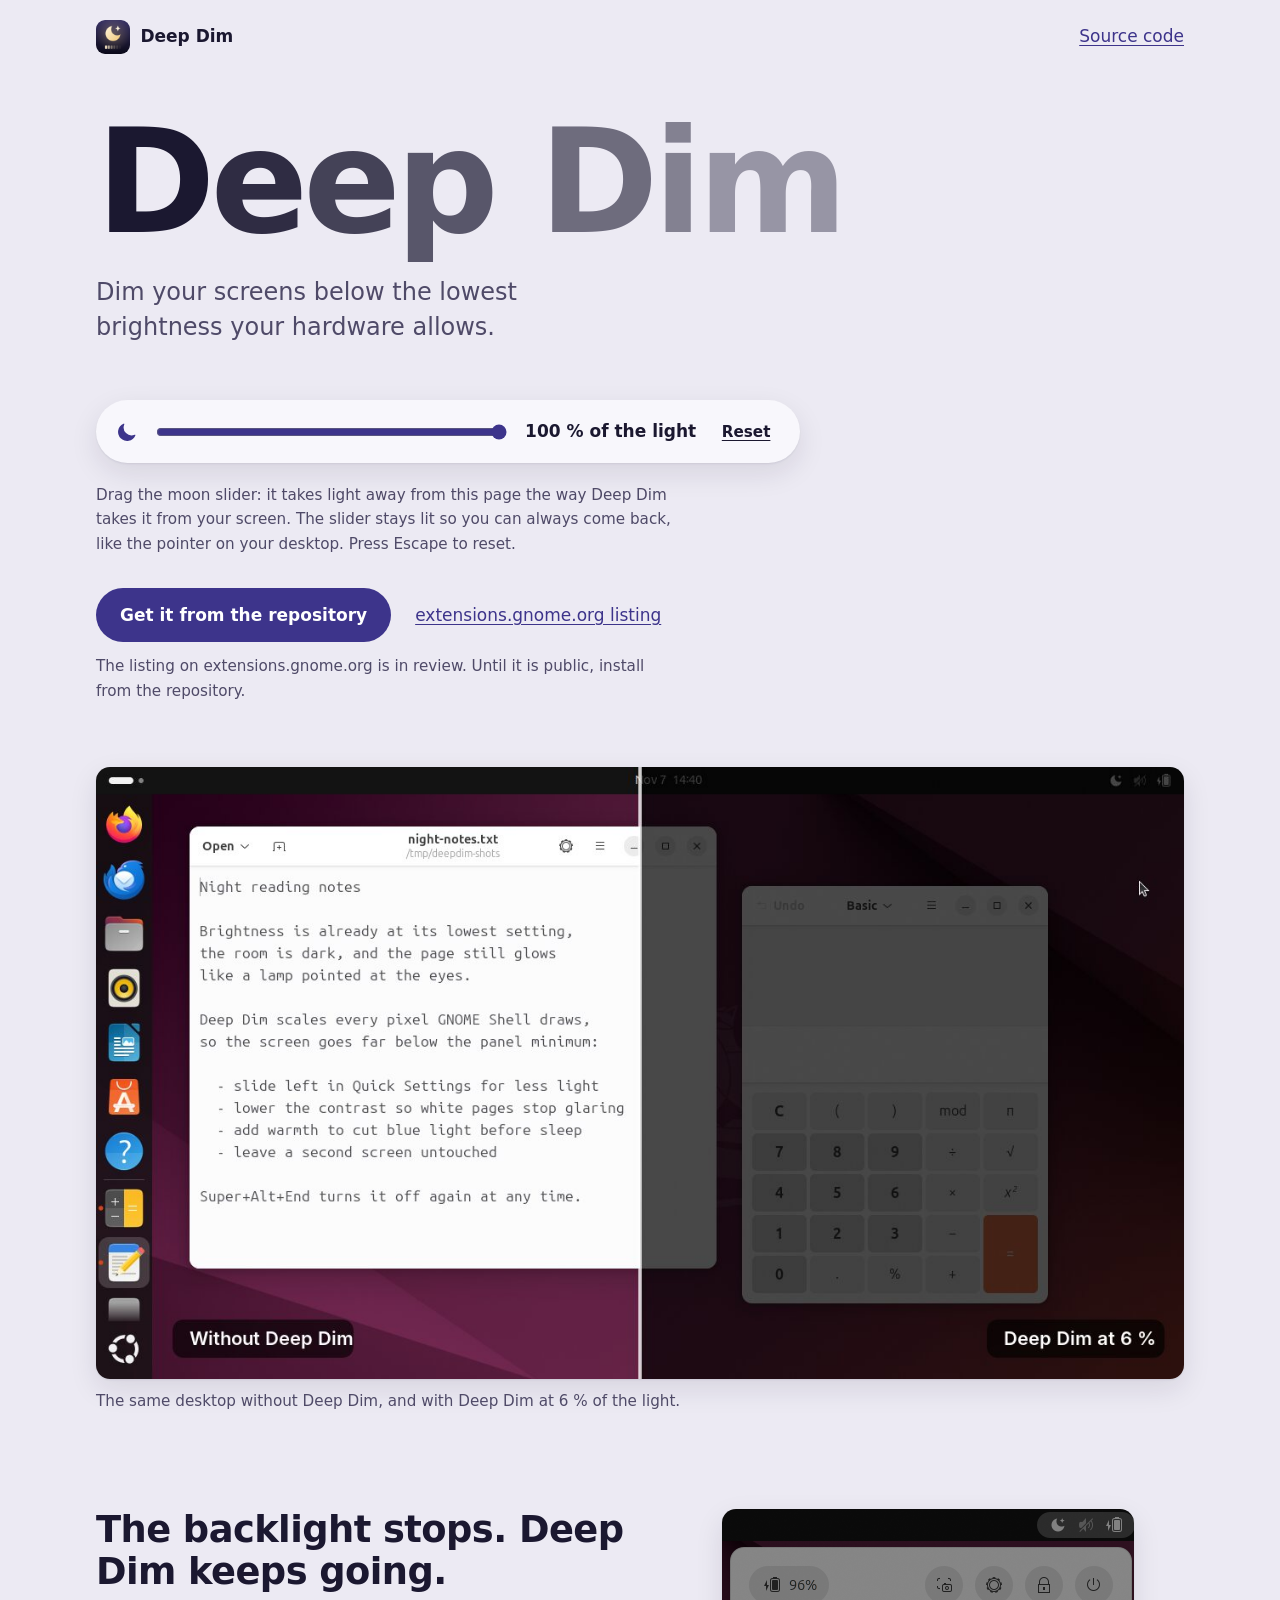
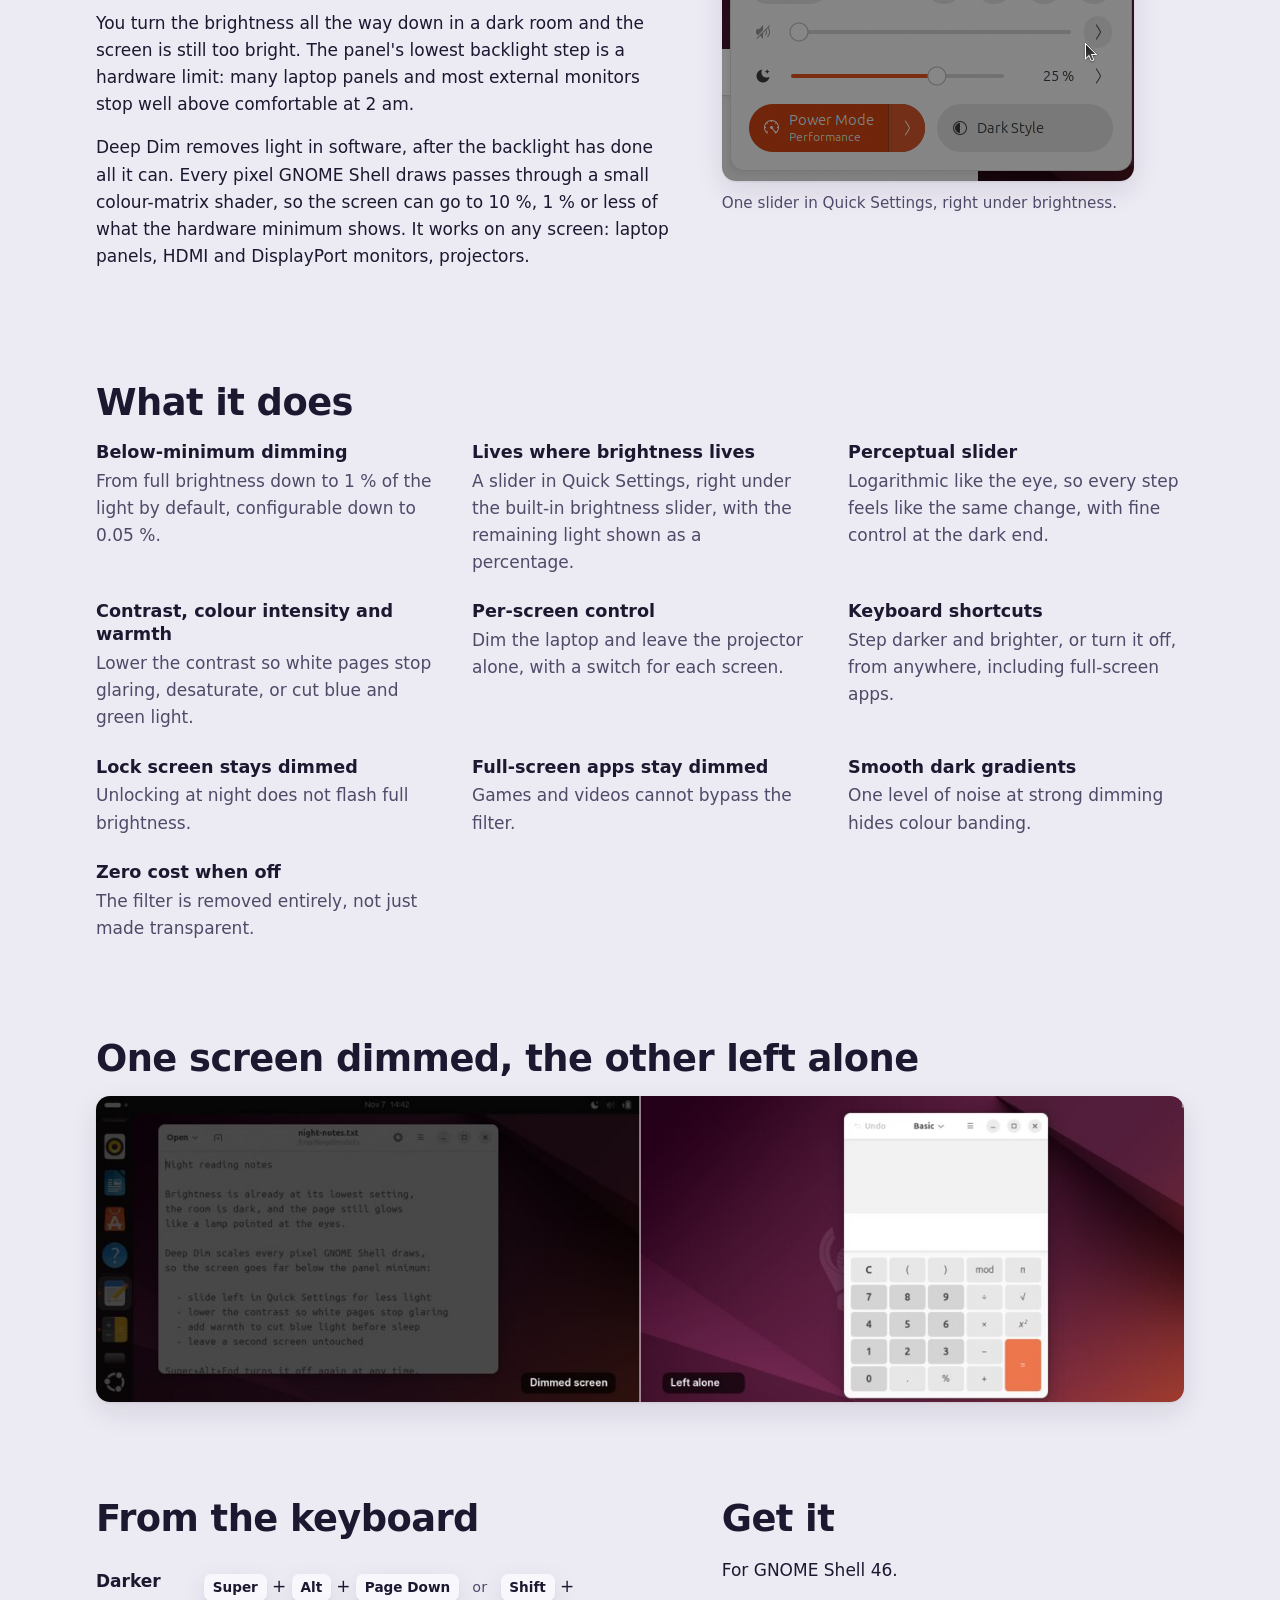
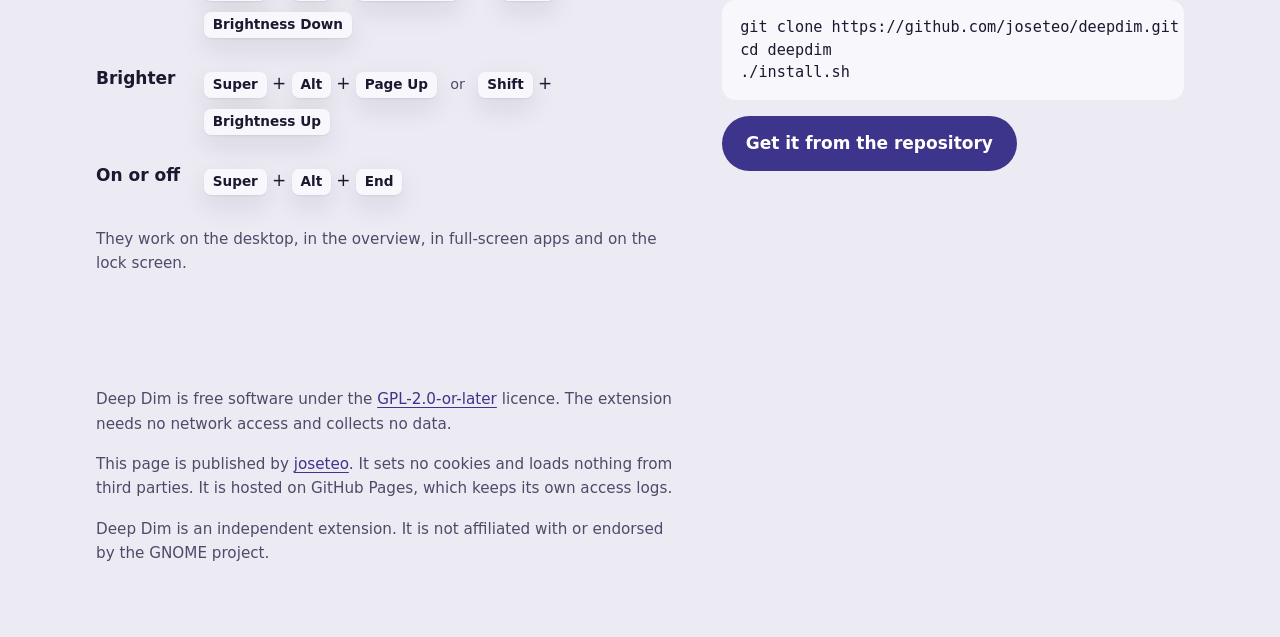
<file: index.html>
<!doctype html>
<html lang="en">
  <head>
    <meta charset="utf-8">
    <meta name="viewport" content="width=device-width, initial-scale=1">
    <meta http-equiv="Content-Security-Policy" content="default-src 'none'; script-src 'self'; style-src 'self'; img-src 'self' data:; font-src 'self'; base-uri 'none'; form-action 'none'">
    <meta name="referrer" content="strict-origin-when-cross-origin">
    <title>Deep Dim: dim your screens below the hardware minimum</title>
    <meta name="description" content="Dim your screens below the lowest brightness your hardware allows. A GNOME Shell extension with one slider in Quick Settings, down to almost black.">
    <link rel="canonical" href="https://joseteo.github.io/deepdim/">
    <link rel="icon" href="assets/icon-192.png" type="image/png">
    <link rel="stylesheet" href="css/tokens.css">
    <link rel="stylesheet" href="css/site.css">
    <script src="js/dimmer.js" defer></script>
  </head>
  <body>
    <div class="backdrop dimmable" aria-hidden="true"></div>
    <div class="wrap">
      <div class="dimmable">
        <header class="top">
          <a class="brand" href="https://joseteo.github.io/deepdim/"><img src="assets/icon-192.png" alt="" width="34" height="34">Deep Dim</a>
          <a href="https://github.com/joseteo/deepdim">Source code</a>
        </header>
        <div class="hero">
          <h1 class="title" aria-label="Deep Dim"><span aria-hidden="true">D</span><span aria-hidden="true">e</span><span aria-hidden="true">e</span><span aria-hidden="true">p</span> <span aria-hidden="true">D</span><span aria-hidden="true">i</span><span aria-hidden="true">m</span></h1>
          <p class="lead">Dim your screens below the lowest brightness your hardware allows.</p>
        </div>
      </div>

      <form class="dimmer" aria-label="Try it on this page" hidden>
        <svg viewBox="0 0 24 24" width="22" height="22" aria-hidden="true"><path fill="currentColor" d="M20.4 14.9A8.6 8.6 0 0 1 9.1 3.6a.6.6 0 0 0-.8-.7 9.8 9.8 0 1 0 12.8 12.8.6.6 0 0 0-.7-.8Z"/></svg>
        <input id="light" type="range" min="0" max="100" value="100" step="1" aria-label="Light on this page">
        <output id="amount" for="light">100 % of the light</output>
        <button id="reset" type="button">Reset</button>
      </form>

      <div class="dimmable">
        <main>
          <p class="hint">Drag the moon slider: it takes light away from this page the way Deep Dim takes it from your screen. The slider stays lit so you can always come back, like the pointer on your desktop. Press Escape to reset.</p>
          <p class="actions">
            <a class="action" href="https://github.com/joseteo/deepdim#installation">Get it from the repository</a>
            <a href="https://extensions.gnome.org/extension/11667/deep-dim/">extensions.gnome.org listing</a>
          </p>
          <p class="small">The listing on extensions.gnome.org is in review. Until it is public, install from the repository.</p>

          <section>
            <figure>
              <img src="assets/before-after.jpg" width="1280" height="720" alt="The same desktop without Deep Dim and with Deep Dim at 6 percent of the light">
              <figcaption>The same desktop without Deep Dim, and with Deep Dim at 6 % of the light.</figcaption>
            </figure>
          </section>

          <section class="split">
            <div>
              <h2>The backlight stops. Deep Dim keeps going.</h2>
              <p>You turn the brightness all the way down in a dark room and the screen is still too bright. The panel's lowest backlight step is a hardware limit: many laptop panels and most external monitors stop well above comfortable at 2 am.</p>
              <p>Deep Dim removes light in software, after the backlight has done all it can. Every pixel GNOME Shell draws passes through a small colour-matrix shader, so the screen can go to 10 %, 1 % or less of what the hardware minimum shows. It works on any screen: laptop panels, HDMI and DisplayPort monitors, projectors.</p>
            </div>
            <figure>
              <img src="assets/quick-settings.png" width="412" height="272" alt="The Deep Dim slider under the volume slider in Quick Settings, showing 25 percent">
              <figcaption>One slider in Quick Settings, right under brightness.</figcaption>
            </figure>
          </section>

          <section>
            <h2>What it does</h2>
            <ul class="features">
              <li>
                <h3>Below-minimum dimming</h3>
                <p>From full brightness down to 1 % of the light by default, configurable down to 0.05 %.</p>
              </li>
              <li>
                <h3>Lives where brightness lives</h3>
                <p>A slider in Quick Settings, right under the built-in brightness slider, with the remaining light shown as a percentage.</p>
              </li>
              <li>
                <h3>Perceptual slider</h3>
                <p>Logarithmic like the eye, so every step feels like the same change, with fine control at the dark end.</p>
              </li>
              <li>
                <h3>Contrast, colour intensity and warmth</h3>
                <p>Lower the contrast so white pages stop glaring, desaturate, or cut blue and green light.</p>
              </li>
              <li>
                <h3>Per-screen control</h3>
                <p>Dim the laptop and leave the projector alone, with a switch for each screen.</p>
              </li>
              <li>
                <h3>Keyboard shortcuts</h3>
                <p>Step darker and brighter, or turn it off, from anywhere, including full-screen apps.</p>
              </li>
              <li>
                <h3>Lock screen stays dimmed</h3>
                <p>Unlocking at night does not flash full brightness.</p>
              </li>
              <li>
                <h3>Full-screen apps stay dimmed</h3>
                <p>Games and videos cannot bypass the filter.</p>
              </li>
              <li>
                <h3>Smooth dark gradients</h3>
                <p>One level of noise at strong dimming hides colour banding.</p>
              </li>
              <li>
                <h3>Zero cost when off</h3>
                <p>The filter is removed entirely, not just made transparent.</p>
              </li>
            </ul>
          </section>

          <section>
            <h2>One screen dimmed, the other left alone</h2>
            <figure>
              <img src="assets/per-screen.jpg" width="1280" height="360" alt="Two screens side by side: the left one dimmed, the right one untouched">
            </figure>
          </section>

          <section class="split">
            <div>
              <h2>From the keyboard</h2>
              <table>
                <tbody>
                  <tr>
                    <th scope="row">Darker</th>
                    <td><kbd>Super</kbd> + <kbd>Alt</kbd> + <kbd>Page Down</kbd> <span class="or">or</span> <kbd>Shift</kbd> + <kbd>Brightness Down</kbd></td>
                  </tr>
                  <tr>
                    <th scope="row">Brighter</th>
                    <td><kbd>Super</kbd> + <kbd>Alt</kbd> + <kbd>Page Up</kbd> <span class="or">or</span> <kbd>Shift</kbd> + <kbd>Brightness Up</kbd></td>
                  </tr>
                  <tr>
                    <th scope="row">On or off</th>
                    <td><kbd>Super</kbd> + <kbd>Alt</kbd> + <kbd>End</kbd></td>
                  </tr>
                </tbody>
              </table>
              <p class="small">They work on the desktop, in the overview, in full-screen apps and on the lock screen.</p>
            </div>
            <div>
              <h2>Get it</h2>
              <p>For GNOME Shell 46.</p>
              <pre>git clone https://github.com/joseteo/deepdim.git
cd deepdim
./install.sh</pre>
              <p class="actions"><a class="action" href="https://github.com/joseteo/deepdim#installation">Get it from the repository</a></p>
            </div>
          </section>
        </main>
        <footer>
          <p>Deep Dim is free software under the <a href="https://github.com/joseteo/deepdim/blob/main/LICENSE">GPL-2.0-or-later</a> licence. The extension needs no network access and collects no data.</p>
          <p>This page is published by <a href="https://github.com/joseteo">joseteo</a>. It sets no cookies and loads nothing from third parties. It is hosted on GitHub Pages, which keeps its own access logs.</p>
          <p>Deep Dim is an independent extension. It is not affiliated with or endorsed by the GNOME project.</p>
        </footer>
      </div>
    </div>
  </body>
</html>
</file>
<file: css/tokens.css>
/*
 * Design tokens. This is the only file that may contain colour values.
 * Stage 5 writes docs/design/tokens.json; apply-tokens.mjs regenerates the
 * block between the markers from it. Edit tokens.json, not the block.
 */

/* tokens:start */
:root {
  --color-bg: #eceaf3;
  --color-surface: #f8f7fc;
  --color-text: #1b1830;
  --color-text-muted: #4f4a68;
  --color-accent: #3d348b;
  --color-accent-text: #ffffff;
  --font-heading: system-ui, -apple-system, "Segoe UI", Roboto, sans-serif;
  --font-body: system-ui, -apple-system, "Segoe UI", Roboto, sans-serif;
  --radius: 14px;
  --space: 1rem;
  --measure: 60ch;
  --shadow: 0 1px 2px rgb(27 24 48 / 0.08), 0 10px 28px rgb(27 24 48 / 0.10);
}

@media (prefers-color-scheme: dark) {
  :root {
    --color-bg: #121022;
    --color-surface: #1c1936;
    --color-text: #f1ead9;
    --color-text-muted: #b4acc7;
    --color-accent: #f3d08f;
    --color-accent-text: #1c1530;
    --shadow: 0 1px 2px rgb(0 0 0 / 0.45), 0 10px 28px rgb(0 0 0 / 0.40);
  }
}
/* tokens:end */
</file>
<file: css/site.css>
/* Layout and components of the Deep Dim page (structure A, "the page is the demo").
   Colours, fonts and sizes come from tokens.css only. */

*,
*::before,
*::after {
  box-sizing: border-box;
}

html {
  color-scheme: light dark;
}

body {
  margin: 0;
  background: var(--color-bg);
  color: var(--color-text);
  font-family: var(--font-body);
  font-size: 1.0625rem;
  line-height: 1.6;
}

.wrap {
  width: min(100% - 2.5rem, 68rem);
  margin-inline: auto;
}

/* The page's own background, as an element, so that it loses light with everything else. */
.backdrop {
  position: fixed;
  inset: 0;
  z-index: -1;
  background: var(--color-bg);
}

/* Everything except the slider itself loses light when the visitor drags it. */
.dimmable {
  filter: brightness(var(--light, 1));
  transition: filter 80ms linear;
}

@media (prefers-reduced-motion: reduce) {
  .dimmable {
    transition: none;
  }
}

a {
  color: var(--color-accent);
  text-underline-offset: 0.18em;
}

a:focus-visible,
button:focus-visible,
input:focus-visible,
pre:focus-visible {
  outline: 3px solid var(--color-accent);
  outline-offset: 3px;
  border-radius: 6px;
}

img {
  display: block;
  max-width: 100%;
  height: auto;
}

.top {
  display: flex;
  justify-content: space-between;
  align-items: center;
  gap: var(--space);
  padding: calc(var(--space) * 1.25) 0;
}

.brand {
  display: inline-flex;
  align-items: center;
  gap: 0.65rem;
  color: var(--color-text);
  font-weight: 700;
  text-decoration: none;
}

.brand img {
  border-radius: 9px;
}

.hero {
  padding: calc(var(--space) * 2.5) 0 calc(var(--space) * 1.5);
}

h1 {
  margin: 0;
  font-family: var(--font-heading);
  font-size: clamp(2.2rem, 6vw, 3.6rem);
  line-height: 1.1;
  letter-spacing: -0.02em;
}

/* The name, with its letters stepping down in light like the six bars of the icon. */
.title {
  margin: 0;
  font-family: var(--font-heading);
  font-size: clamp(3.4rem, 13vw, 9rem);
  line-height: 0.95;
  letter-spacing: -0.035em;
  font-weight: 800;
}

.title span:nth-child(2) {
  opacity: 0.9;
}

.title span:nth-child(3) {
  opacity: 0.8;
}

.title span:nth-child(4) {
  opacity: 0.7;
}

.title span:nth-child(5) {
  opacity: 0.6;
}

.title span:nth-child(6) {
  opacity: 0.5;
}

.title span:nth-child(7) {
  opacity: 0.4;
}

h2 {
  margin: 0 0 var(--space);
  font-family: var(--font-heading);
  font-size: clamp(1.6rem, 3.2vw, 2.3rem);
  line-height: 1.15;
  letter-spacing: -0.015em;
}

h3 {
  margin: 0 0 0.25rem;
  font-family: var(--font-heading);
  font-size: 1.1rem;
  line-height: 1.3;
}

p {
  max-width: var(--measure);
  margin: 0 0 var(--space);
}

.lead {
  max-width: 34ch;
  margin: calc(var(--space) * 1.5) 0 0;
  font-size: clamp(1.2rem, 2.2vw, 1.5rem);
  line-height: 1.45;
  color: var(--color-text-muted);
}

.small,
.hint,
figcaption {
  font-size: 0.95rem;
  color: var(--color-text-muted);
}

.hint {
  margin-bottom: calc(var(--space) * 2);
}

.dimmer {
  position: sticky;
  top: 0.75rem;
  z-index: 5;
  display: flex;
  align-items: center;
  gap: var(--space);
  max-width: 44rem;
  margin: calc(var(--space) * 2) 0 calc(var(--space) * 1.25);
  padding: var(--space) calc(var(--space) * 1.25);
  background: var(--color-surface);
  border-radius: 999px;
  box-shadow: var(--shadow);
}

.dimmer[hidden] {
  display: none;
}

.dimmer svg {
  flex: none;
  color: var(--color-accent);
}

.dimmer input {
  flex: 1;
  min-width: 6rem;
  height: 1.6rem;
  accent-color: var(--color-accent);
}

.dimmer output {
  flex: none;
  min-width: 9.5rem;
  font-weight: 700;
  font-variant-numeric: tabular-nums;
}

.dimmer button {
  flex: none;
  padding: 0.4rem 0.6rem;
  border: 0;
  border-radius: 999px;
  background: none;
  color: var(--color-text);
  font: 600 0.95rem var(--font-body);
  text-decoration: underline;
  text-underline-offset: 0.18em;
  cursor: pointer;
}

@media (max-width: 40rem) {
  .dimmer {
    flex-wrap: wrap;
    border-radius: var(--radius);
  }

  .dimmer output {
    min-width: 0;
  }
}

.actions {
  display: flex;
  flex-wrap: wrap;
  align-items: center;
  gap: var(--space) calc(var(--space) * 1.5);
  margin: 0 0 calc(var(--space) * 0.75);
}

.action {
  display: inline-block;
  padding: 0.85rem 1.5rem;
  border-radius: 999px;
  background: var(--color-accent);
  color: var(--color-accent-text);
  font-weight: 700;
  text-decoration: none;
}

section {
  padding: calc(var(--space) * 3) 0;
}

figure {
  margin: 0;
}

figure img {
  border-radius: var(--radius);
  box-shadow: var(--shadow);
}

figcaption {
  margin-top: 0.6rem;
}

.split {
  display: grid;
  grid-template-columns: minmax(0, 5fr) minmax(0, 4fr);
  gap: calc(var(--space) * 3);
  align-items: start;
}

.split > * {
  min-width: 0;
}

@media (max-width: 52rem) {
  .split {
    grid-template-columns: minmax(0, 1fr);
  }
}

.features {
  display: grid;
  grid-template-columns: repeat(auto-fit, minmax(17rem, 1fr));
  gap: calc(var(--space) * 1.5) calc(var(--space) * 2.5);
  margin: 0;
  padding: 0;
  list-style: none;
}

.features p {
  margin: 0;
  color: var(--color-text-muted);
}

table {
  width: 100%;
  max-width: 38rem;
  margin-bottom: var(--space);
  border-collapse: collapse;
}

th,
td {
  padding: 0.7rem 0;
  text-align: left;
  vertical-align: top;
}

th[scope="row"] {
  padding-right: calc(var(--space) * 1.5);
  font-weight: 600;
  white-space: nowrap;
}

/* On a narrow screen each shortcut is a name with its keys underneath. */
@media (max-width: 40rem) {
  th[scope="row"],
  td {
    display: block;
    padding: 0;
  }

  tr {
    display: block;
    padding: 0.6rem 0;
  }

  kbd {
    white-space: nowrap;
  }
}

td {
  line-height: 2.2;
}

kbd {
  display: inline-block;
  padding: 0.4rem 0.55rem;
  border-radius: 7px;
  background: var(--color-surface);
  box-shadow: var(--shadow);
  font: 600 0.85rem/1 var(--font-body);
}

.or {
  margin: 0 0.5rem;
  font-size: 0.9rem;
  color: var(--color-text-muted);
}

pre {
  max-width: 100%;
  margin: 0 0 var(--space);
  padding: var(--space) calc(var(--space) * 1.15);
  overflow-x: auto;
  border-radius: var(--radius);
  background: var(--color-surface);
  font: 0.95rem/1.5 ui-monospace, "DejaVu Sans Mono", monospace;
}

footer {
  padding: calc(var(--space) * 3) 0 calc(var(--space) * 3.5);
  font-size: 0.95rem;
  color: var(--color-text-muted);
}
</file>
